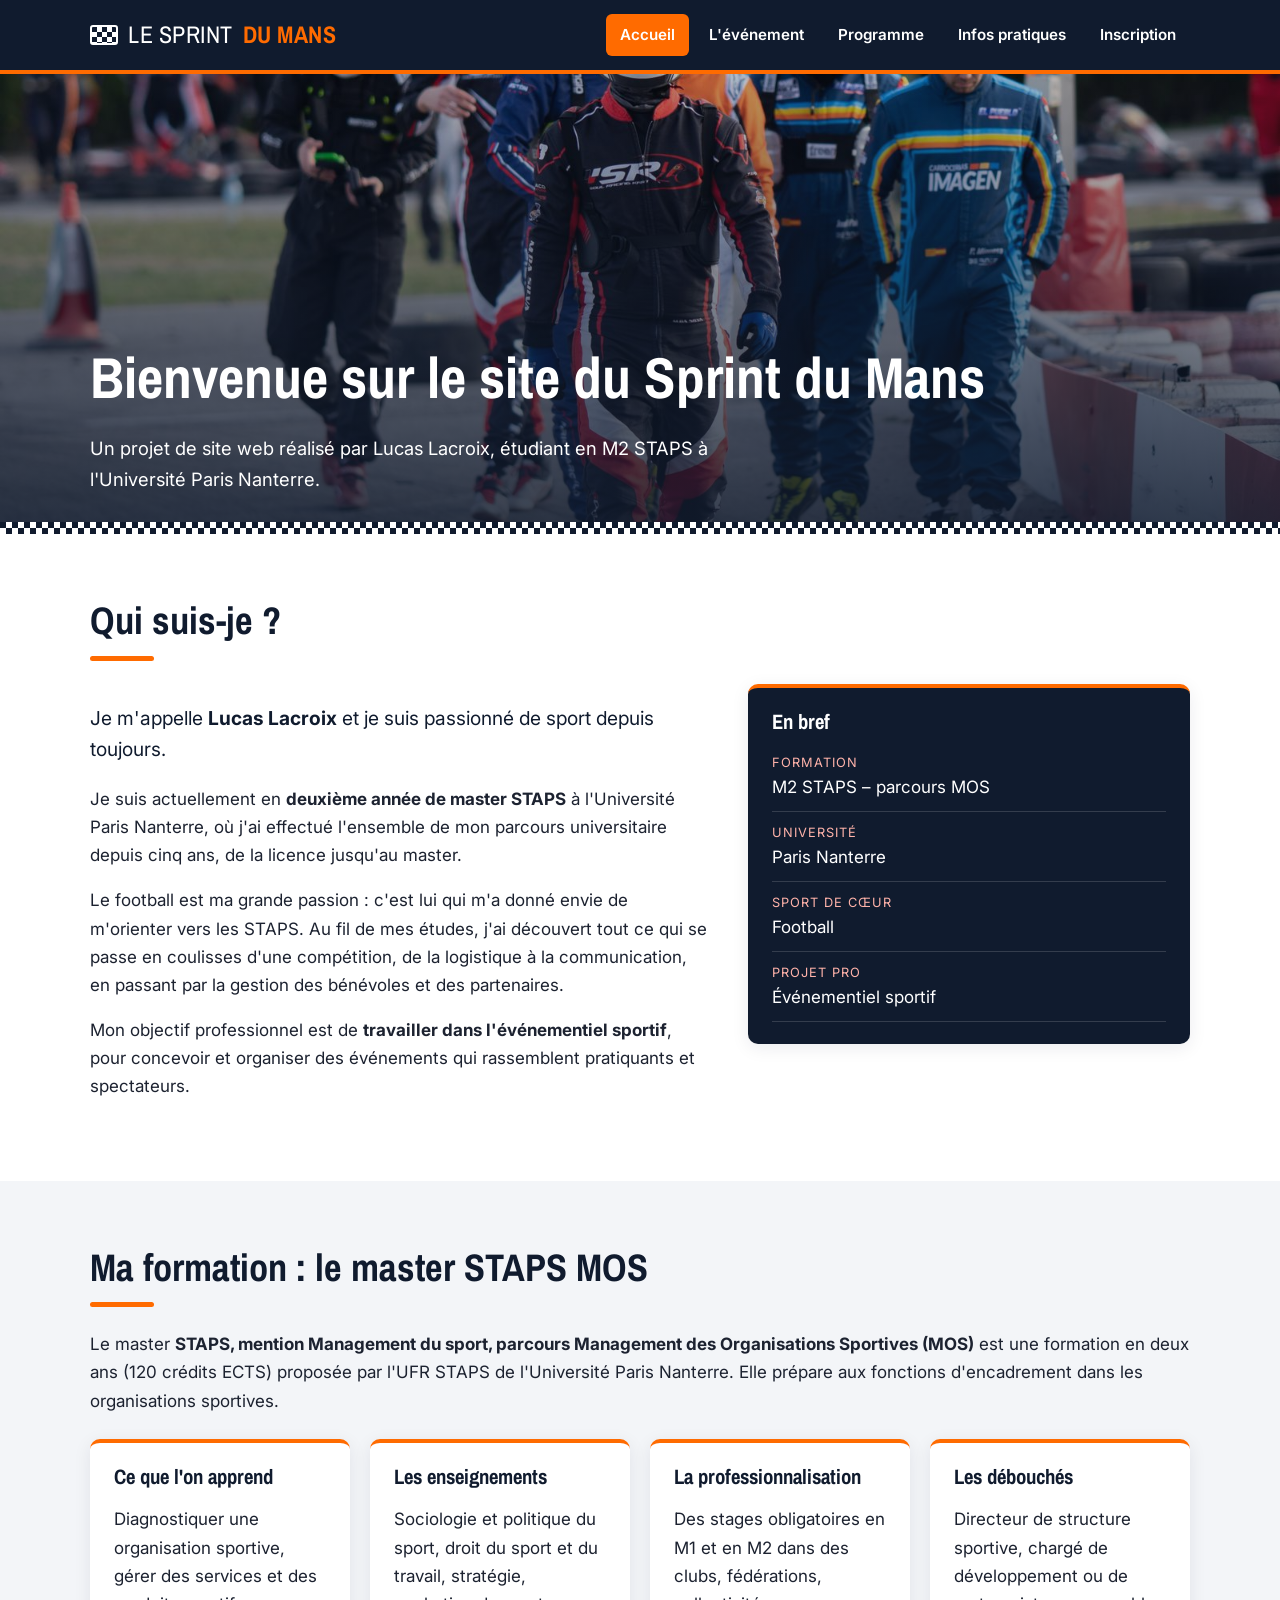
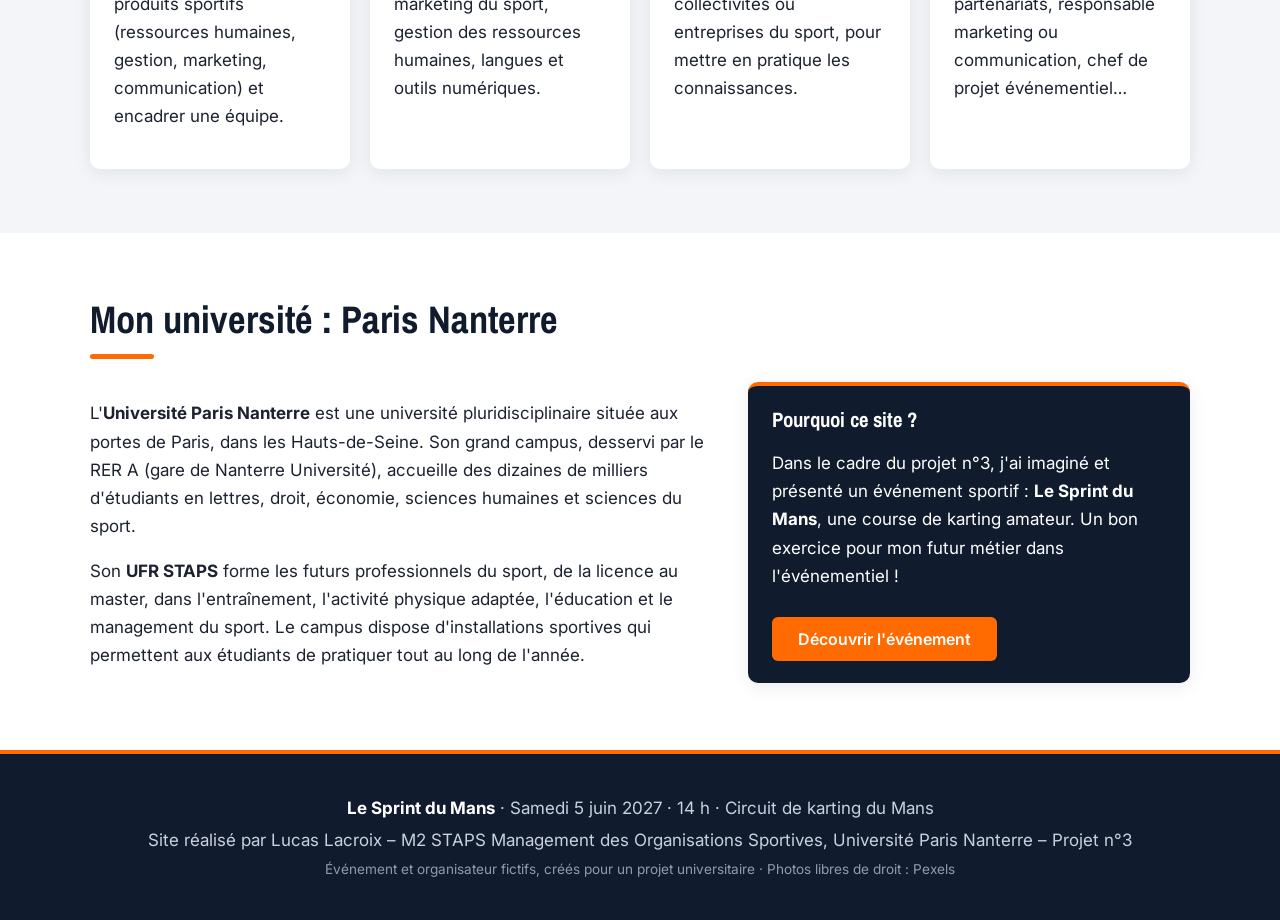
<file: index.html>
<!DOCTYPE html>
<html lang="fr">
<head>
  <meta charset="UTF-8">
  <meta name="viewport" content="width=device-width, initial-scale=1.0">
  <title>Accueil – Le Sprint du Mans</title>
  <meta name="description" content="Le Sprint du Mans : course de karting amateur au Mans le samedi 5 juin 2027. Site réalisé par Lucas Lacroix, M2 STAPS MOS, Université Paris Nanterre.">
  <link rel="stylesheet" href="style.css">
</head>
<body>
  <header class="entete">
    <div class="conteneur entete-contenu">
      <a class="logo" href="index.html"><span class="logo-drapeau" aria-hidden="true"></span>Le Sprint <strong>du Mans</strong></a>
      <input type="checkbox" id="menu-toggle" class="menu-toggle">
      <label for="menu-toggle" class="menu-bouton" aria-label="Ouvrir ou fermer le menu"><span></span><span></span><span></span></label>
      <nav class="menu" aria-label="Navigation principale">
        <ul>
          <li><a href="index.html" class="actif" aria-current="page">Accueil</a></li>
          <li><a href="evenement.html">L'événement</a></li>
          <li><a href="programme.html">Programme</a></li>
          <li><a href="infos-pratiques.html">Infos pratiques</a></li>
          <li><a href="inscription.html">Inscription</a></li>
        </ul>
      </nav>
    </div>
  </header>

  <main>
    <section class="bandeau bandeau-course bandeau-accueil">
      <div class="conteneur bandeau-contenu">
        <h1>Bienvenue sur le site du Sprint du Mans</h1>
        <p>Un projet de site web réalisé par Lucas Lacroix, étudiant en M2 STAPS à l'Université Paris Nanterre.</p>
      </div>
    </section>
    <section class="section conteneur">
      <h2>Qui suis-je ?</h2>
      <div class="deux-colonnes">
        <div>
          <p class="chapeau">Je m'appelle <strong>Lucas Lacroix</strong> et je suis passionné de sport depuis toujours.</p>
          <p>Je suis actuellement en <strong>deuxième année de master STAPS</strong> à l'Université Paris Nanterre, où j'ai effectué l'ensemble de mon parcours universitaire depuis cinq ans, de la licence jusqu'au master.</p>
          <p>Le football est ma grande passion : c'est lui qui m'a donné envie de m'orienter vers les STAPS. Au fil de mes études, j'ai découvert tout ce qui se passe en coulisses d'une compétition, de la logistique à la communication, en passant par la gestion des bénévoles et des partenaires.</p>
          <p>Mon objectif professionnel est de <strong>travailler dans l'événementiel sportif</strong>, pour concevoir et organiser des événements qui rassemblent pratiquants et spectateurs.</p>
        </div>
        <aside class="carte carte-profil">
          <h3>En bref</h3>
          <ul class="liste-infos">
            <li><span>Formation</span> M2 STAPS – parcours MOS</li>
            <li><span>Université</span> Paris Nanterre</li>
            <li><span>Sport de cœur</span> Football</li>
            <li><span>Projet pro</span> Événementiel sportif</li>
          </ul>
        </aside>
      </div>
    </section>

    <section class="section section-claire">
      <div class="conteneur">
        <h2>Ma formation : le master STAPS MOS</h2>
        <p>Le master <strong>STAPS, mention Management du sport, parcours Management des Organisations Sportives (MOS)</strong> est une formation en deux ans (120 crédits ECTS) proposée par l'UFR STAPS de l'Université Paris Nanterre. Elle prépare aux fonctions d'encadrement dans les organisations sportives.</p>
        <div class="grille-cartes">
          <article class="carte">
            <h3>Ce que l'on apprend</h3>
            <p>Diagnostiquer une organisation sportive, gérer des services et des produits sportifs (ressources humaines, gestion, marketing, communication) et encadrer une équipe.</p>
          </article>
          <article class="carte">
            <h3>Les enseignements</h3>
            <p>Sociologie et politique du sport, droit du sport et du travail, stratégie, marketing du sport, gestion des ressources humaines, langues et outils numériques.</p>
          </article>
          <article class="carte">
            <h3>La professionnalisation</h3>
            <p>Des stages obligatoires en M1 et en M2 dans des clubs, fédérations, collectivités ou entreprises du sport, pour mettre en pratique les connaissances.</p>
          </article>
          <article class="carte">
            <h3>Les débouchés</h3>
            <p>Directeur de structure sportive, chargé de développement ou de partenariats, responsable marketing ou communication, chef de projet événementiel…</p>
          </article>
        </div>
      </div>
    </section>

    <section class="section conteneur">
      <h2>Mon université : Paris Nanterre</h2>
      <div class="deux-colonnes">
        <div>
          <p>L'<strong>Université Paris Nanterre</strong> est une université pluridisciplinaire située aux portes de Paris, dans les Hauts-de-Seine. Son grand campus, desservi par le RER A (gare de Nanterre Université), accueille des dizaines de milliers d'étudiants en lettres, droit, économie, sciences humaines et sciences du sport.</p>
          <p>Son <strong>UFR STAPS</strong> forme les futurs professionnels du sport, de la licence au master, dans l'entraînement, l'activité physique adaptée, l'éducation et le management du sport. Le campus dispose d'installations sportives qui permettent aux étudiants de pratiquer tout au long de l'année.</p>
        </div>
        <aside class="carte carte-accent">
          <h3>Pourquoi ce site ?</h3>
          <p>Dans le cadre du projet n°3, j'ai imaginé et présenté un événement sportif : <strong>Le Sprint du Mans</strong>, une course de karting amateur. Un bon exercice pour mon futur métier dans l'événementiel !</p>
          <a class="bouton" href="evenement.html">Découvrir l'événement</a>
        </aside>
      </div>
    </section>

  </main>

  <footer class="pied">
    <div class="conteneur">
      <p><strong>Le Sprint du Mans</strong> · Samedi 5 juin 2027 · 14 h · Circuit de karting du Mans</p>
      <p>Site réalisé par Lucas Lacroix – M2 STAPS Management des Organisations Sportives, Université Paris Nanterre – Projet n°3</p>
      <p class="petit">Événement et organisateur fictifs, créés pour un projet universitaire · Photos libres de droit : Pexels</p>
    </div>
  </footer>
</body>
</html>
</file>
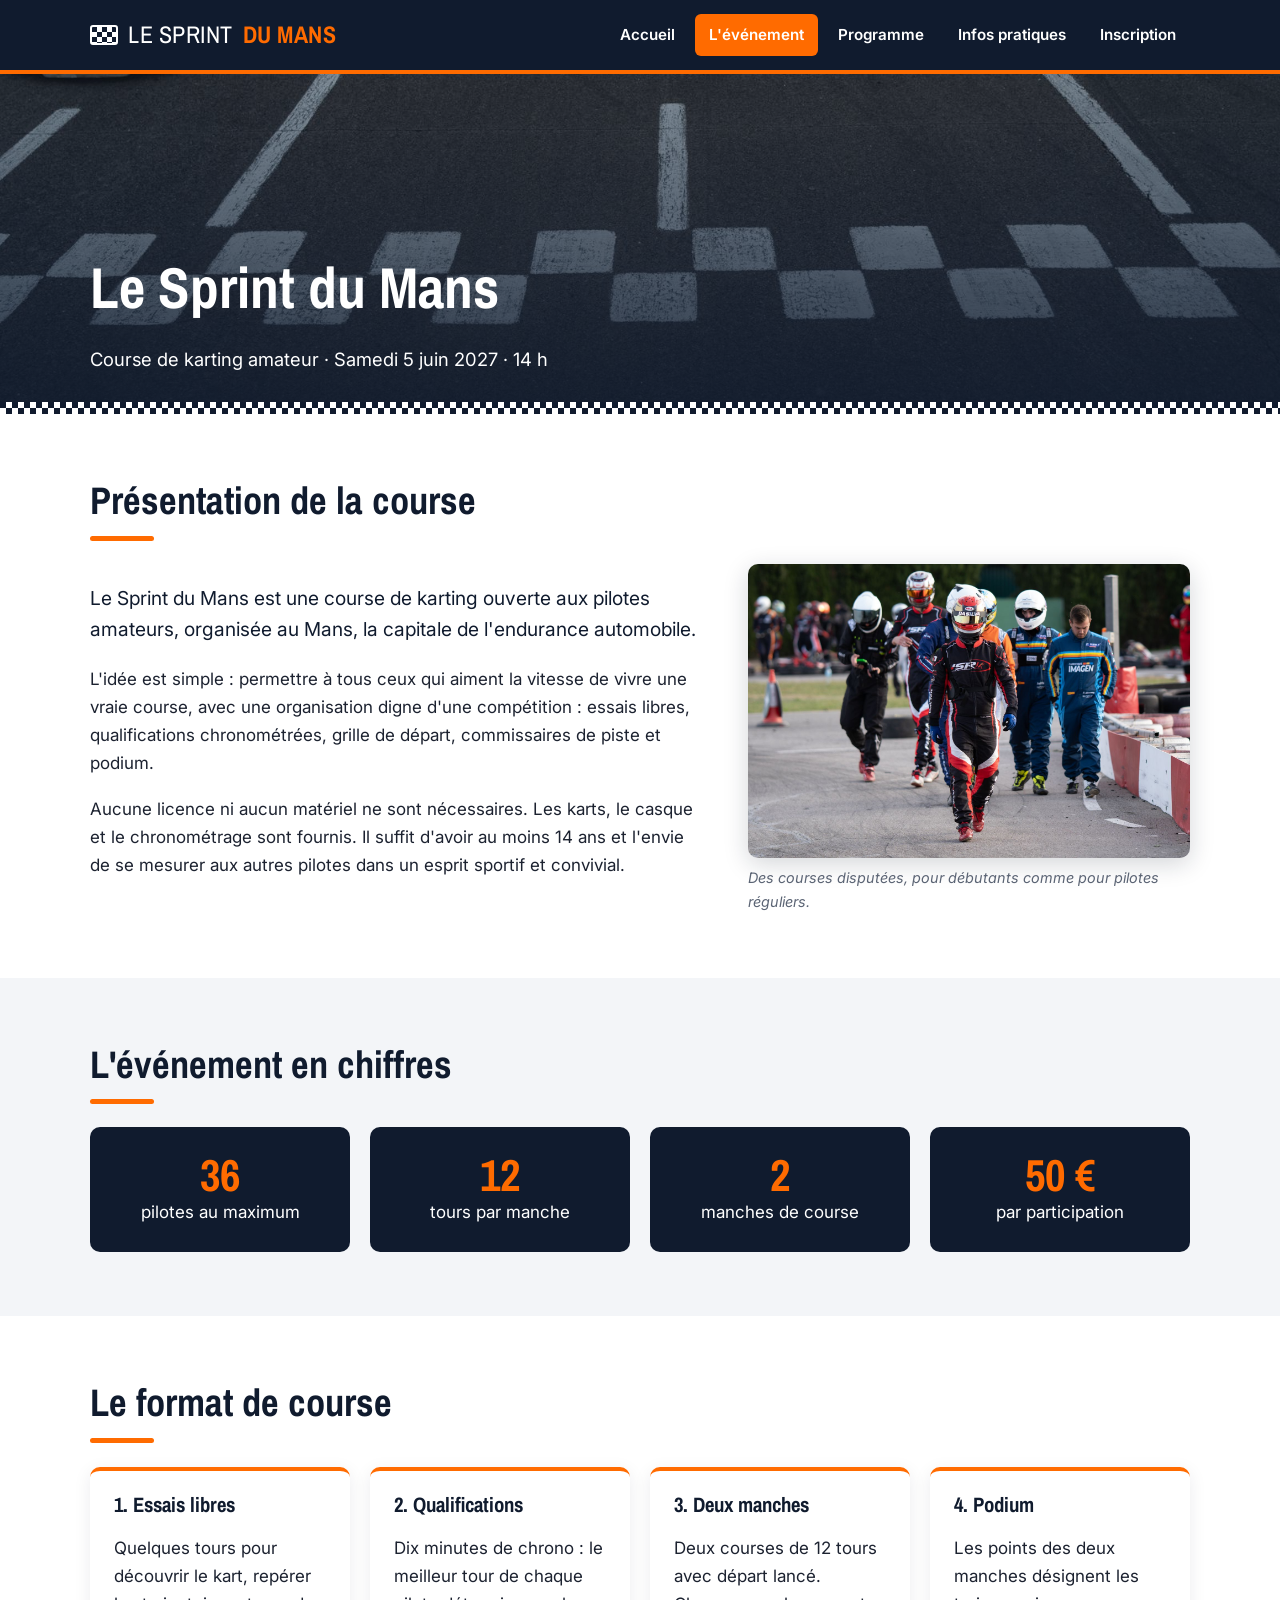
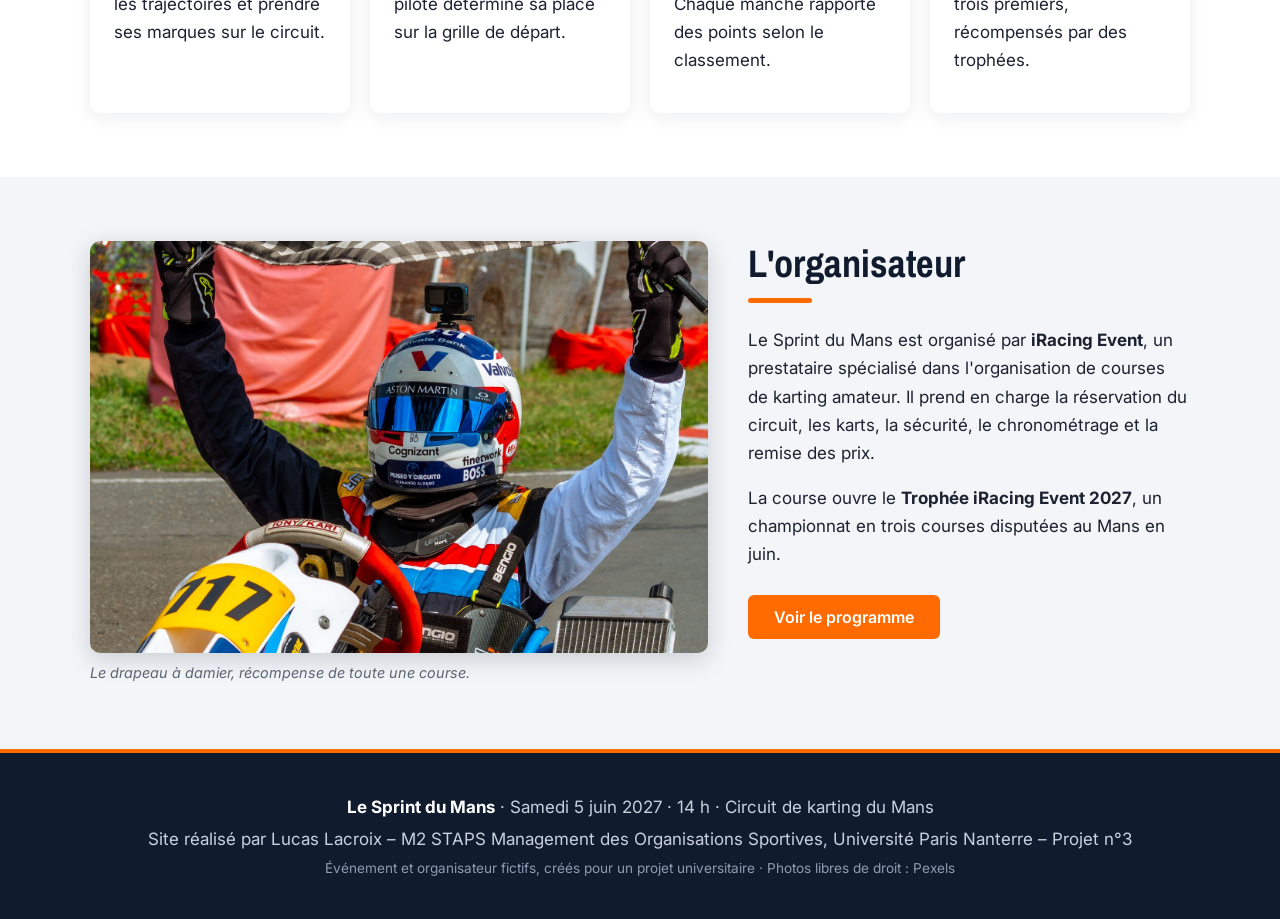
<file: evenement.html>
<!DOCTYPE html>
<html lang="fr">
<head>
  <meta charset="UTF-8">
  <meta name="viewport" content="width=device-width, initial-scale=1.0">
  <title>L'événement – Le Sprint du Mans</title>
  <meta name="description" content="Le Sprint du Mans : course de karting amateur au Mans le samedi 5 juin 2027. Site réalisé par Lucas Lacroix, M2 STAPS MOS, Université Paris Nanterre.">
  <link rel="stylesheet" href="style.css">
</head>
<body>
  <header class="entete">
    <div class="conteneur entete-contenu">
      <a class="logo" href="index.html"><span class="logo-drapeau" aria-hidden="true"></span>Le Sprint <strong>du Mans</strong></a>
      <input type="checkbox" id="menu-toggle" class="menu-toggle">
      <label for="menu-toggle" class="menu-bouton" aria-label="Ouvrir ou fermer le menu"><span></span><span></span><span></span></label>
      <nav class="menu" aria-label="Navigation principale">
        <ul>
          <li><a href="index.html">Accueil</a></li>
          <li><a href="evenement.html" class="actif" aria-current="page">L'événement</a></li>
          <li><a href="programme.html">Programme</a></li>
          <li><a href="infos-pratiques.html">Infos pratiques</a></li>
          <li><a href="inscription.html">Inscription</a></li>
        </ul>
      </nav>
    </div>
  </header>

  <main>
    <section class="bandeau bandeau-depart ">
      <div class="conteneur bandeau-contenu">
        <h1>Le Sprint du Mans</h1>
        <p>Course de karting amateur · Samedi 5 juin 2027 · 14 h</p>
      </div>
    </section>
    <section class="section conteneur">
      <h2>Présentation de la course</h2>
      <div class="deux-colonnes">
        <div>
          <p class="chapeau">Le Sprint du Mans est une course de karting ouverte aux pilotes amateurs, organisée au Mans, la capitale de l'endurance automobile.</p>
          <p>L'idée est simple : permettre à tous ceux qui aiment la vitesse de vivre une vraie course, avec une organisation digne d'une compétition : essais libres, qualifications chronométrées, grille de départ, commissaires de piste et podium.</p>
          <p>Aucune licence ni aucun matériel ne sont nécessaires. Les karts, le casque et le chronométrage sont fournis. Il suffit d'avoir au moins 14 ans et l'envie de se mesurer aux autres pilotes dans un esprit sportif et convivial.</p>
        </div>
        <figure class="photo">
          <img src="images/karting-course.jpg" alt="Pilotes de karting en pleine course sur la piste">
          <figcaption>Des courses disputées, pour débutants comme pour pilotes réguliers.</figcaption>
        </figure>
      </div>
    </section>

    <section class="section section-claire">
      <div class="conteneur">
        <h2>L'événement en chiffres</h2>
        <div class="chiffres">
          <div class="chiffre"><strong>36</strong><span>pilotes au maximum</span></div>
          <div class="chiffre"><strong>12</strong><span>tours par manche</span></div>
          <div class="chiffre"><strong>2</strong><span>manches de course</span></div>
          <div class="chiffre"><strong>50 €</strong><span>par participation</span></div>
        </div>
      </div>
    </section>

    <section class="section conteneur">
      <h2>Le format de course</h2>
      <div class="grille-cartes">
        <article class="carte"><h3>1. Essais libres</h3><p>Quelques tours pour découvrir le kart, repérer les trajectoires et prendre ses marques sur le circuit.</p></article>
        <article class="carte"><h3>2. Qualifications</h3><p>Dix minutes de chrono : le meilleur tour de chaque pilote détermine sa place sur la grille de départ.</p></article>
        <article class="carte"><h3>3. Deux manches</h3><p>Deux courses de 12 tours avec départ lancé. Chaque manche rapporte des points selon le classement.</p></article>
        <article class="carte"><h3>4. Podium</h3><p>Les points des deux manches désignent les trois premiers, récompensés par des trophées.</p></article>
      </div>
    </section>

    <section class="section section-claire">
      <div class="conteneur deux-colonnes">
        <figure class="photo">
          <img src="images/karting-podium.jpg" alt="Pilote de kart célébrant sa victoire avec le drapeau à damier">
          <figcaption>Le drapeau à damier, récompense de toute une course.</figcaption>
        </figure>
        <div>
          <h2>L'organisateur</h2>
          <p>Le Sprint du Mans est organisé par <strong>iRacing Event</strong>, un prestataire spécialisé dans l'organisation de courses de karting amateur. Il prend en charge la réservation du circuit, les karts, la sécurité, le chronométrage et la remise des prix.</p>
          <p>La course ouvre le <strong>Trophée iRacing Event 2027</strong>, un championnat en trois courses disputées au Mans en juin.</p>
          <a class="bouton" href="programme.html">Voir le programme</a>
        </div>
      </div>
    </section>

  </main>

  <footer class="pied">
    <div class="conteneur">
      <p><strong>Le Sprint du Mans</strong> · Samedi 5 juin 2027 · 14 h · Circuit de karting du Mans</p>
      <p>Site réalisé par Lucas Lacroix – M2 STAPS Management des Organisations Sportives, Université Paris Nanterre – Projet n°3</p>
      <p class="petit">Événement et organisateur fictifs, créés pour un projet universitaire · Photos libres de droit : Pexels</p>
    </div>
  </footer>
</body>
</html>
</file>
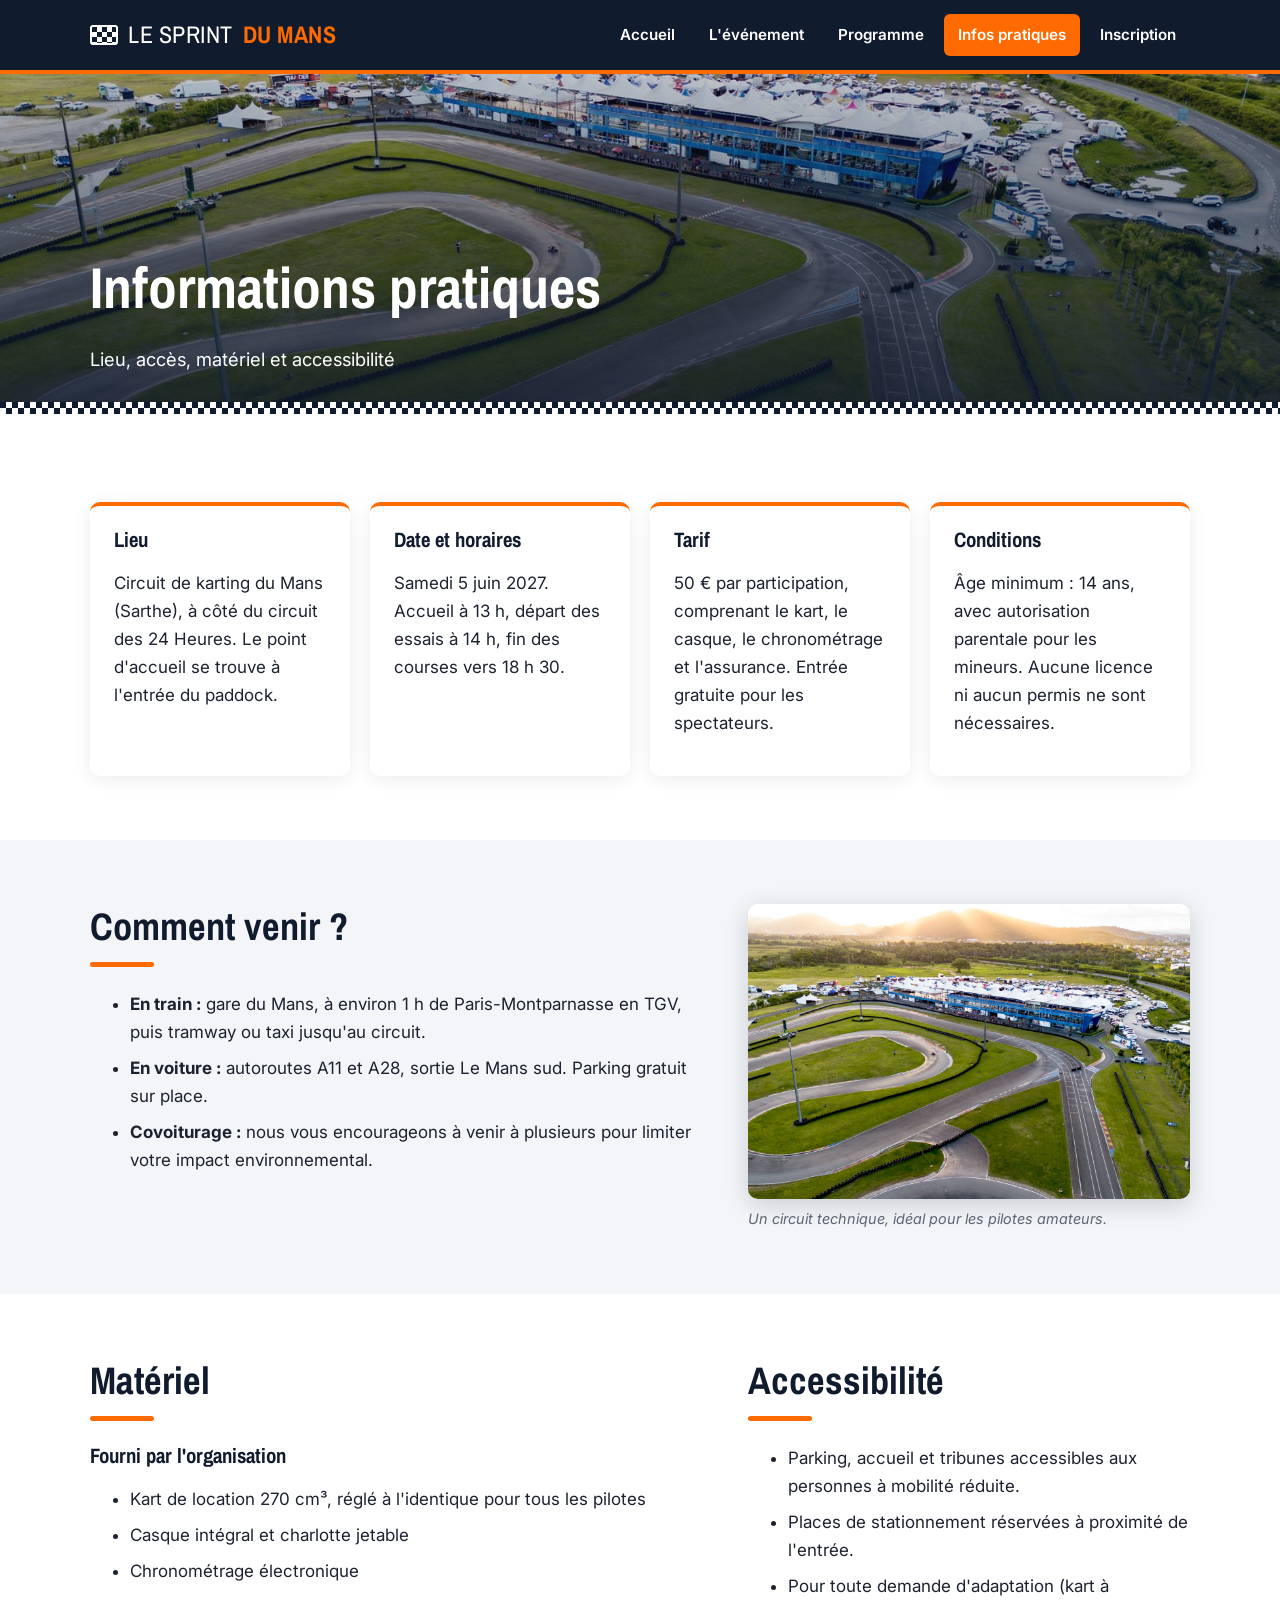
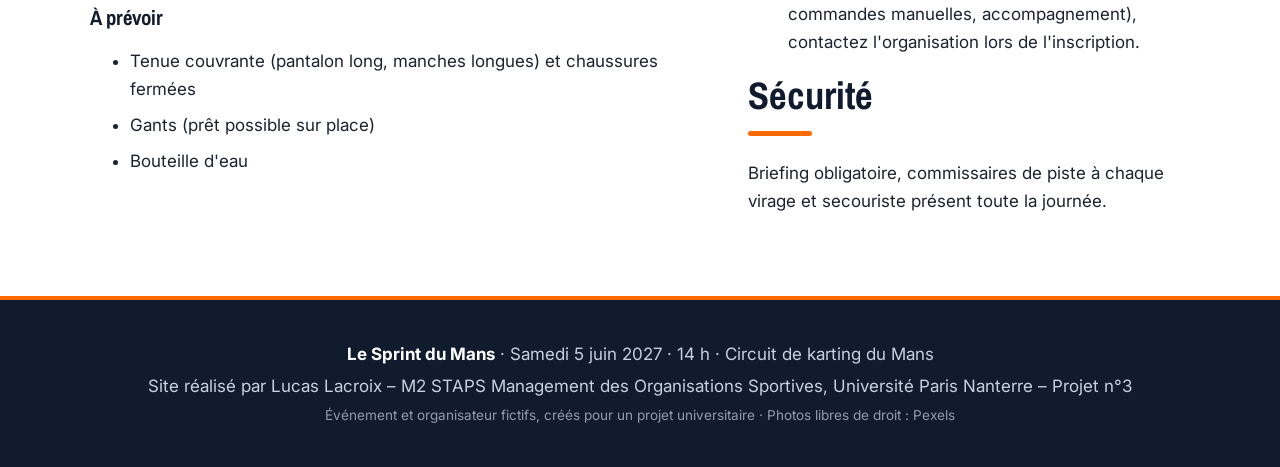
<file: infos-pratiques.html>
<!DOCTYPE html>
<html lang="fr">
<head>
  <meta charset="UTF-8">
  <meta name="viewport" content="width=device-width, initial-scale=1.0">
  <title>Infos pratiques – Le Sprint du Mans</title>
  <meta name="description" content="Le Sprint du Mans : course de karting amateur au Mans le samedi 5 juin 2027. Site réalisé par Lucas Lacroix, M2 STAPS MOS, Université Paris Nanterre.">
  <link rel="stylesheet" href="style.css">
</head>
<body>
  <header class="entete">
    <div class="conteneur entete-contenu">
      <a class="logo" href="index.html"><span class="logo-drapeau" aria-hidden="true"></span>Le Sprint <strong>du Mans</strong></a>
      <input type="checkbox" id="menu-toggle" class="menu-toggle">
      <label for="menu-toggle" class="menu-bouton" aria-label="Ouvrir ou fermer le menu"><span></span><span></span><span></span></label>
      <nav class="menu" aria-label="Navigation principale">
        <ul>
          <li><a href="index.html">Accueil</a></li>
          <li><a href="evenement.html">L'événement</a></li>
          <li><a href="programme.html">Programme</a></li>
          <li><a href="infos-pratiques.html" class="actif" aria-current="page">Infos pratiques</a></li>
          <li><a href="inscription.html">Inscription</a></li>
        </ul>
      </nav>
    </div>
  </header>

  <main>
    <section class="bandeau bandeau-circuit ">
      <div class="conteneur bandeau-contenu">
        <h1>Informations pratiques</h1>
        <p>Lieu, accès, matériel et accessibilité</p>
      </div>
    </section>
    <section class="section conteneur">
      <div class="grille-cartes">
        <article class="carte">
          <h3>Lieu</h3>
          <p>Circuit de karting du Mans (Sarthe), à côté du circuit des 24 Heures. Le point d'accueil se trouve à l'entrée du paddock.</p>
        </article>
        <article class="carte">
          <h3>Date et horaires</h3>
          <p>Samedi 5 juin 2027. Accueil à 13 h, départ des essais à 14 h, fin des courses vers 18 h 30.</p>
        </article>
        <article class="carte">
          <h3>Tarif</h3>
          <p>50 € par participation, comprenant le kart, le casque, le chronométrage et l'assurance. Entrée gratuite pour les spectateurs.</p>
        </article>
        <article class="carte">
          <h3>Conditions</h3>
          <p>Âge minimum : 14 ans, avec autorisation parentale pour les mineurs. Aucune licence ni aucun permis ne sont nécessaires.</p>
        </article>
      </div>
    </section>

    <section class="section section-claire">
      <div class="conteneur deux-colonnes">
        <div>
          <h2>Comment venir ?</h2>
          <ul class="liste">
            <li><strong>En train :</strong> gare du Mans, à environ 1 h de Paris-Montparnasse en TGV, puis tramway ou taxi jusqu'au circuit.</li>
            <li><strong>En voiture :</strong> autoroutes A11 et A28, sortie Le Mans sud. Parking gratuit sur place.</li>
            <li><strong>Covoiturage :</strong> nous vous encourageons à venir à plusieurs pour limiter votre impact environnemental.</li>
          </ul>
        </div>
        <figure class="photo">
          <img src="images/karting-circuit.jpg" alt="Vue aérienne d'un circuit de karting au coucher du soleil">
          <figcaption>Un circuit technique, idéal pour les pilotes amateurs.</figcaption>
        </figure>
      </div>
    </section>

    <section class="section conteneur">
      <div class="deux-colonnes">
        <div>
          <h2>Matériel</h2>
          <h3>Fourni par l'organisation</h3>
          <ul class="liste">
            <li>Kart de location 270 cm³, réglé à l'identique pour tous les pilotes</li>
            <li>Casque intégral et charlotte jetable</li>
            <li>Chronométrage électronique</li>
          </ul>
          <h3>À prévoir</h3>
          <ul class="liste">
            <li>Tenue couvrante (pantalon long, manches longues) et chaussures fermées</li>
            <li>Gants (prêt possible sur place)</li>
            <li>Bouteille d'eau</li>
          </ul>
        </div>
        <div>
          <h2>Accessibilité</h2>
          <ul class="liste">
            <li>Parking, accueil et tribunes accessibles aux personnes à mobilité réduite.</li>
            <li>Places de stationnement réservées à proximité de l'entrée.</li>
            <li>Pour toute demande d'adaptation (kart à commandes manuelles, accompagnement), contactez l'organisation lors de l'inscription.</li>
          </ul>
          <h2>Sécurité</h2>
          <p>Briefing obligatoire, commissaires de piste à chaque virage et secouriste présent toute la journée.</p>
        </div>
      </div>
    </section>

  </main>

  <footer class="pied">
    <div class="conteneur">
      <p><strong>Le Sprint du Mans</strong> · Samedi 5 juin 2027 · 14 h · Circuit de karting du Mans</p>
      <p>Site réalisé par Lucas Lacroix – M2 STAPS Management des Organisations Sportives, Université Paris Nanterre – Projet n°3</p>
      <p class="petit">Événement et organisateur fictifs, créés pour un projet universitaire · Photos libres de droit : Pexels</p>
    </div>
  </footer>
</body>
</html>
</file>
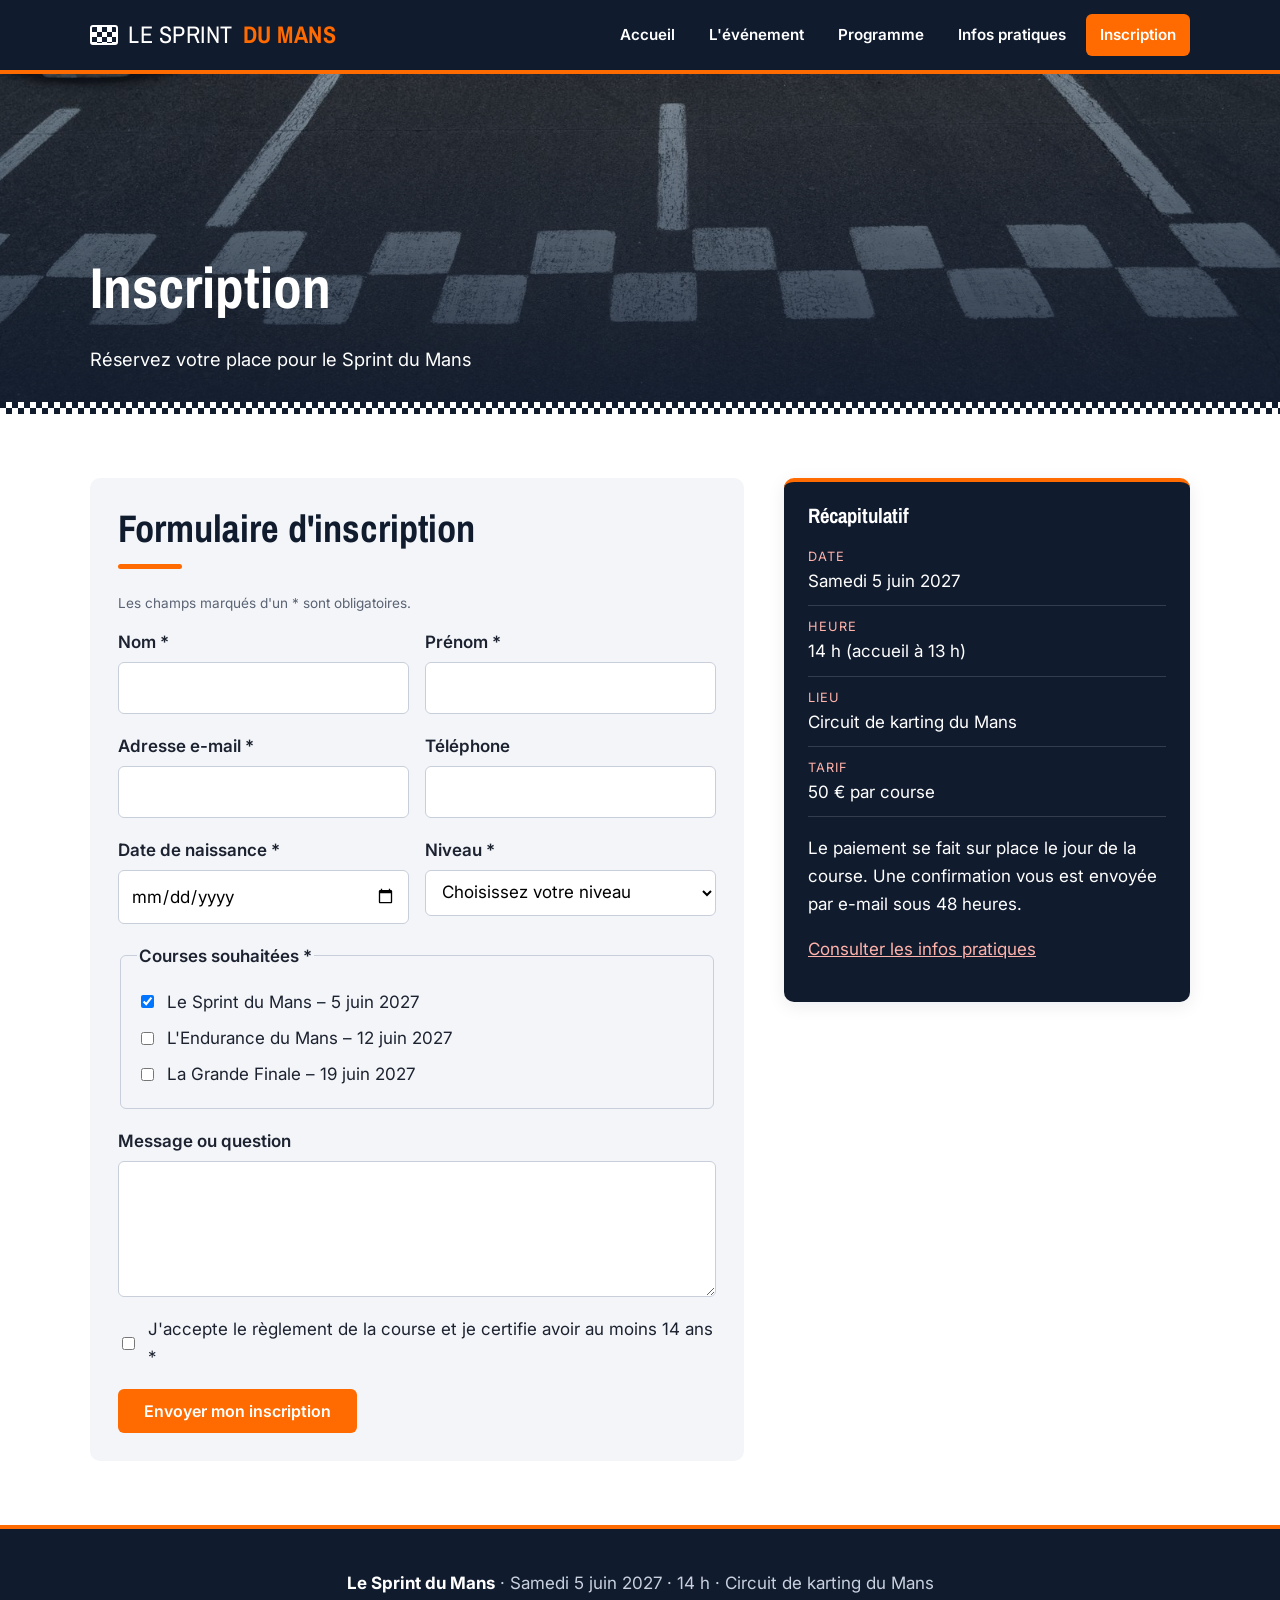
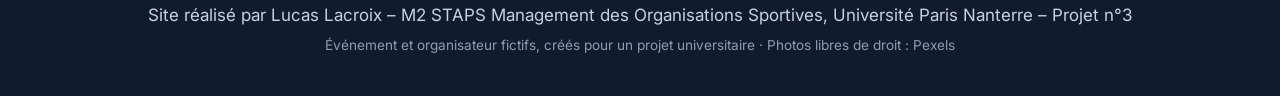
<file: inscription.html>
<!DOCTYPE html>
<html lang="fr">
<head>
  <meta charset="UTF-8">
  <meta name="viewport" content="width=device-width, initial-scale=1.0">
  <title>Inscription – Le Sprint du Mans</title>
  <meta name="description" content="Le Sprint du Mans : course de karting amateur au Mans le samedi 5 juin 2027. Site réalisé par Lucas Lacroix, M2 STAPS MOS, Université Paris Nanterre.">
  <link rel="stylesheet" href="style.css">
</head>
<body>
  <header class="entete">
    <div class="conteneur entete-contenu">
      <a class="logo" href="index.html"><span class="logo-drapeau" aria-hidden="true"></span>Le Sprint <strong>du Mans</strong></a>
      <input type="checkbox" id="menu-toggle" class="menu-toggle">
      <label for="menu-toggle" class="menu-bouton" aria-label="Ouvrir ou fermer le menu"><span></span><span></span><span></span></label>
      <nav class="menu" aria-label="Navigation principale">
        <ul>
          <li><a href="index.html">Accueil</a></li>
          <li><a href="evenement.html">L'événement</a></li>
          <li><a href="programme.html">Programme</a></li>
          <li><a href="infos-pratiques.html">Infos pratiques</a></li>
          <li><a href="inscription.html" class="actif" aria-current="page">Inscription</a></li>
        </ul>
      </nav>
    </div>
  </header>

  <main>
    <section class="bandeau bandeau-depart ">
      <div class="conteneur bandeau-contenu">
        <h1>Inscription</h1>
        <p>Réservez votre place pour le Sprint du Mans</p>
      </div>
    </section>
    <section class="section conteneur">
      <div class="deux-colonnes colonnes-formulaire">
        <form class="formulaire" action="#" method="post">
          <h2>Formulaire d'inscription</h2>
          <p class="petit">Les champs marqués d'un * sont obligatoires.</p>

          <div class="champ-double">
            <div class="champ">
              <label for="nom">Nom *</label>
              <input type="text" id="nom" name="nom" required>
            </div>
            <div class="champ">
              <label for="prenom">Prénom *</label>
              <input type="text" id="prenom" name="prenom" required>
            </div>
          </div>

          <div class="champ-double">
            <div class="champ">
              <label for="email">Adresse e-mail *</label>
              <input type="email" id="email" name="email" required>
            </div>
            <div class="champ">
              <label for="telephone">Téléphone</label>
              <input type="tel" id="telephone" name="telephone">
            </div>
          </div>

          <div class="champ-double">
            <div class="champ">
              <label for="naissance">Date de naissance *</label>
              <input type="date" id="naissance" name="naissance" required>
            </div>
            <div class="champ">
              <label for="niveau">Niveau *</label>
              <select id="niveau" name="niveau" required>
                <option value="">Choisissez votre niveau</option>
                <option value="debutant">Débutant (première course)</option>
                <option value="occasionnel">Occasionnel</option>
                <option value="confirme">Confirmé</option>
              </select>
            </div>
          </div>

          <fieldset class="champ">
            <legend>Courses souhaitées *</legend>
            <label class="case"><input type="checkbox" name="courses" value="sprint" checked> Le Sprint du Mans – 5 juin 2027</label>
            <label class="case"><input type="checkbox" name="courses" value="endurance"> L'Endurance du Mans – 12 juin 2027</label>
            <label class="case"><input type="checkbox" name="courses" value="finale"> La Grande Finale – 19 juin 2027</label>
          </fieldset>

          <div class="champ">
            <label for="message">Message ou question</label>
            <textarea id="message" name="message" rows="4"></textarea>
          </div>

          <label class="case"><input type="checkbox" name="reglement" required> J'accepte le règlement de la course et je certifie avoir au moins 14 ans *</label>

          <button type="submit" class="bouton">Envoyer mon inscription</button>
        </form>

        <aside class="carte carte-accent">
          <h3>Récapitulatif</h3>
          <ul class="liste-infos">
            <li><span>Date</span> Samedi 5 juin 2027</li>
            <li><span>Heure</span> 14 h (accueil à 13 h)</li>
            <li><span>Lieu</span> Circuit de karting du Mans</li>
            <li><span>Tarif</span> 50 € par course</li>
          </ul>
          <p>Le paiement se fait sur place le jour de la course. Une confirmation vous est envoyée par e-mail sous 48 heures.</p>
          <p><a href="infos-pratiques.html">Consulter les infos pratiques</a></p>
        </aside>
      </div>
    </section>

  </main>

  <footer class="pied">
    <div class="conteneur">
      <p><strong>Le Sprint du Mans</strong> · Samedi 5 juin 2027 · 14 h · Circuit de karting du Mans</p>
      <p>Site réalisé par Lucas Lacroix – M2 STAPS Management des Organisations Sportives, Université Paris Nanterre – Projet n°3</p>
      <p class="petit">Événement et organisateur fictifs, créés pour un projet universitaire · Photos libres de droit : Pexels</p>
    </div>
  </footer>
</body>
</html>
</file>
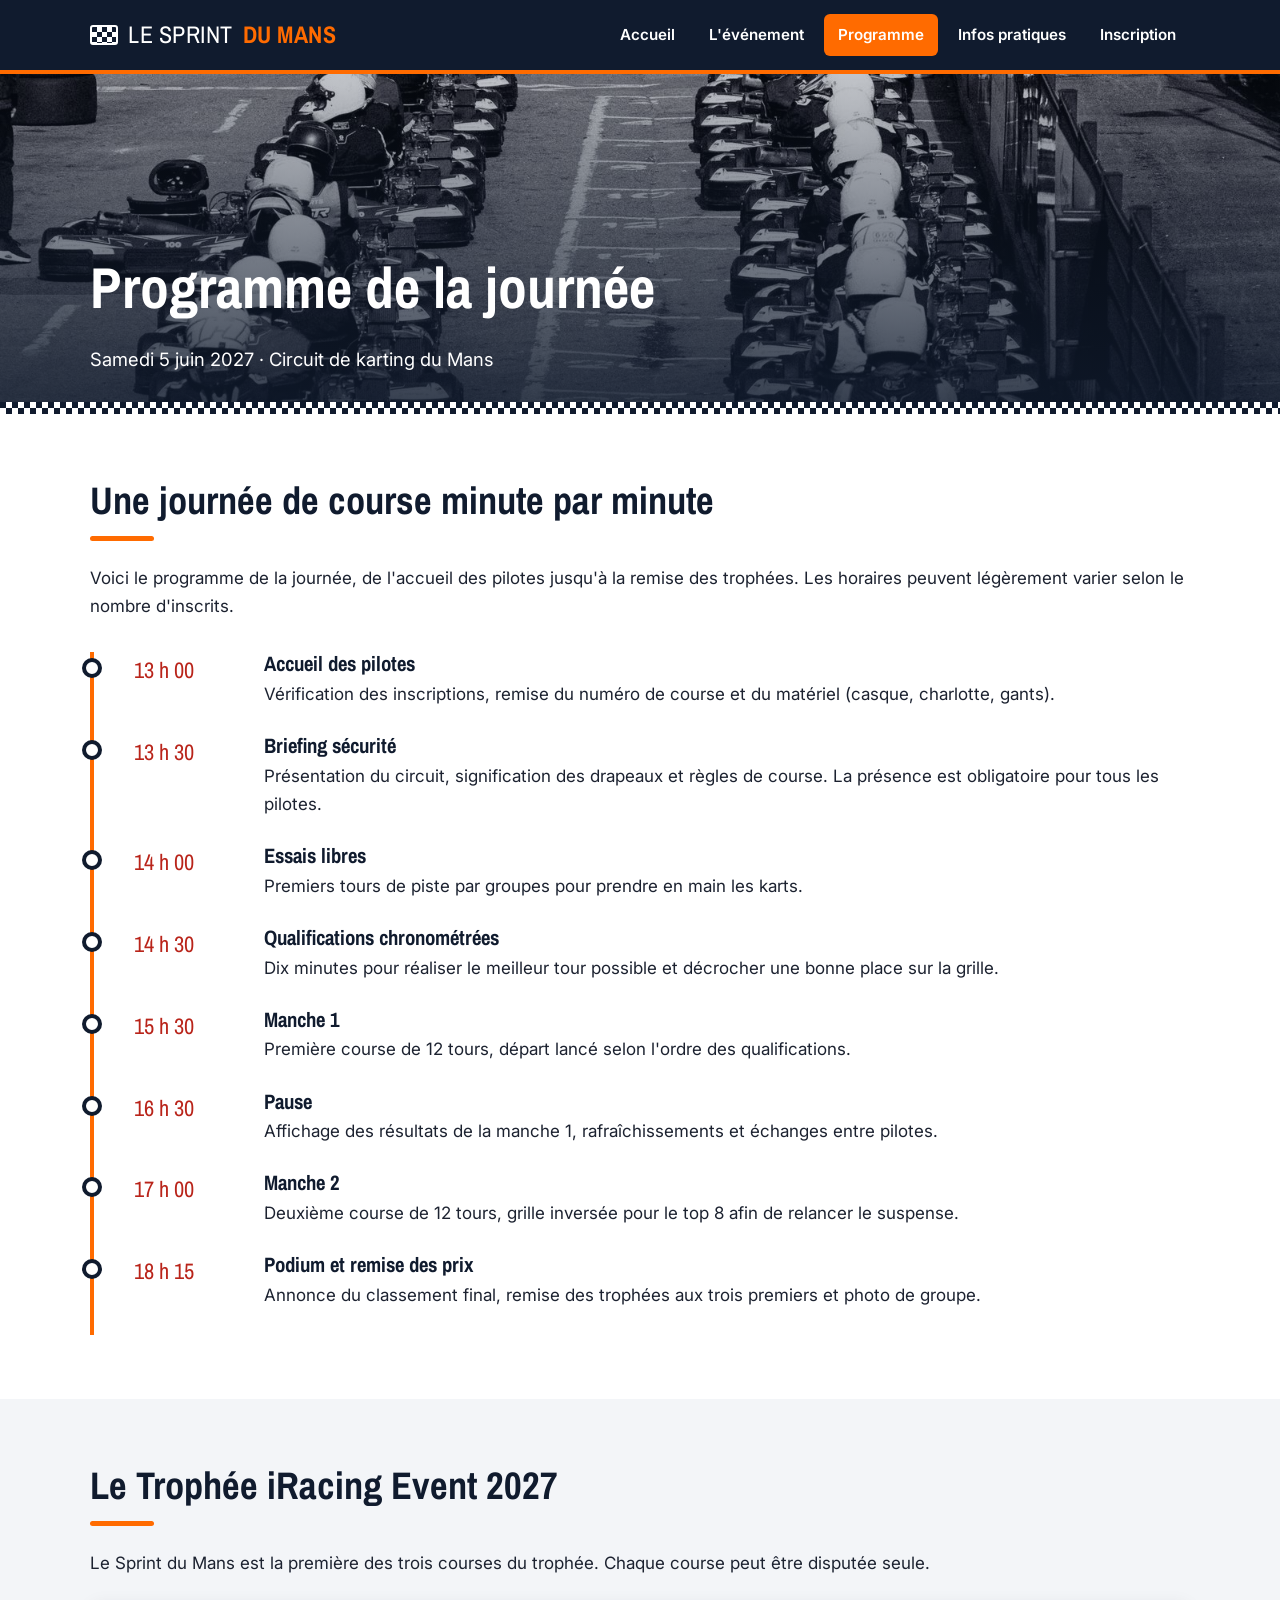
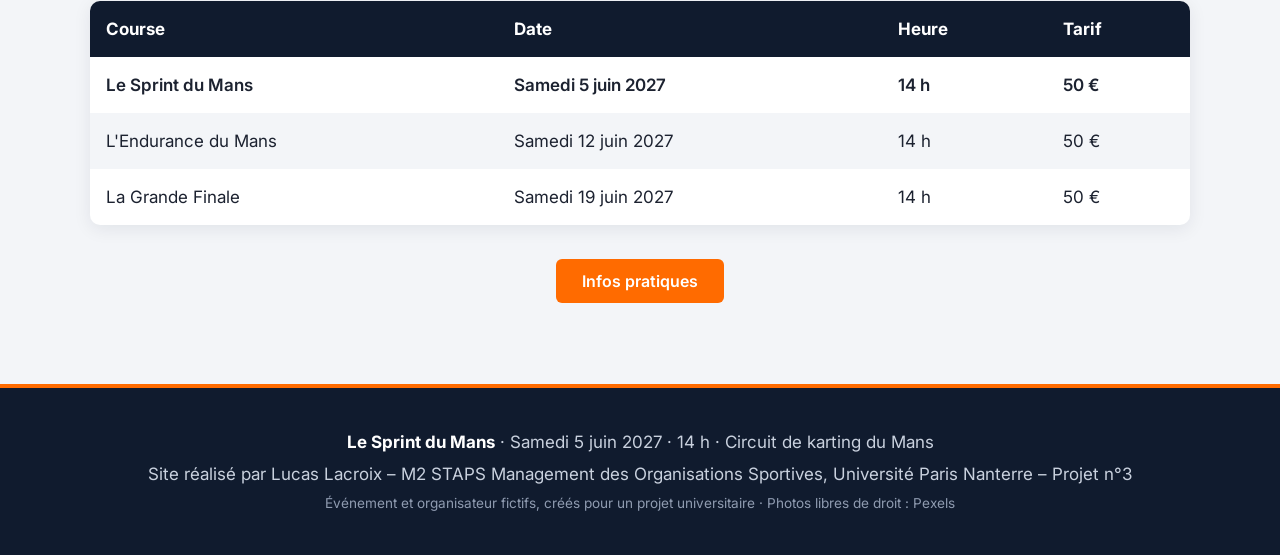
<file: programme.html>
<!DOCTYPE html>
<html lang="fr">
<head>
  <meta charset="UTF-8">
  <meta name="viewport" content="width=device-width, initial-scale=1.0">
  <title>Programme – Le Sprint du Mans</title>
  <meta name="description" content="Le Sprint du Mans : course de karting amateur au Mans le samedi 5 juin 2027. Site réalisé par Lucas Lacroix, M2 STAPS MOS, Université Paris Nanterre.">
  <link rel="stylesheet" href="style.css">
</head>
<body>
  <header class="entete">
    <div class="conteneur entete-contenu">
      <a class="logo" href="index.html"><span class="logo-drapeau" aria-hidden="true"></span>Le Sprint <strong>du Mans</strong></a>
      <input type="checkbox" id="menu-toggle" class="menu-toggle">
      <label for="menu-toggle" class="menu-bouton" aria-label="Ouvrir ou fermer le menu"><span></span><span></span><span></span></label>
      <nav class="menu" aria-label="Navigation principale">
        <ul>
          <li><a href="index.html">Accueil</a></li>
          <li><a href="evenement.html">L'événement</a></li>
          <li><a href="programme.html" class="actif" aria-current="page">Programme</a></li>
          <li><a href="infos-pratiques.html">Infos pratiques</a></li>
          <li><a href="inscription.html">Inscription</a></li>
        </ul>
      </nav>
    </div>
  </header>

  <main>
    <section class="bandeau bandeau-grille ">
      <div class="conteneur bandeau-contenu">
        <h1>Programme de la journée</h1>
        <p>Samedi 5 juin 2027 · Circuit de karting du Mans</p>
      </div>
    </section>
    <section class="section conteneur">
      <h2>Une journée de course minute par minute</h2>
      <p>Voici le programme de la journée, de l'accueil des pilotes jusqu'à la remise des trophées. Les horaires peuvent légèrement varier selon le nombre d'inscrits.</p>
      <ol class="frise">
        <li><span class="heure">13 h 00</span><div><h3>Accueil des pilotes</h3><p>Vérification des inscriptions, remise du numéro de course et du matériel (casque, charlotte, gants).</p></div></li>
        <li><span class="heure">13 h 30</span><div><h3>Briefing sécurité</h3><p>Présentation du circuit, signification des drapeaux et règles de course. La présence est obligatoire pour tous les pilotes.</p></div></li>
        <li><span class="heure">14 h 00</span><div><h3>Essais libres</h3><p>Premiers tours de piste par groupes pour prendre en main les karts.</p></div></li>
        <li><span class="heure">14 h 30</span><div><h3>Qualifications chronométrées</h3><p>Dix minutes pour réaliser le meilleur tour possible et décrocher une bonne place sur la grille.</p></div></li>
        <li><span class="heure">15 h 30</span><div><h3>Manche 1</h3><p>Première course de 12 tours, départ lancé selon l'ordre des qualifications.</p></div></li>
        <li><span class="heure">16 h 30</span><div><h3>Pause</h3><p>Affichage des résultats de la manche 1, rafraîchissements et échanges entre pilotes.</p></div></li>
        <li><span class="heure">17 h 00</span><div><h3>Manche 2</h3><p>Deuxième course de 12 tours, grille inversée pour le top 8 afin de relancer le suspense.</p></div></li>
        <li><span class="heure">18 h 15</span><div><h3>Podium et remise des prix</h3><p>Annonce du classement final, remise des trophées aux trois premiers et photo de groupe.</p></div></li>
      </ol>
    </section>

    <section class="section section-claire">
      <div class="conteneur">
        <h2>Le Trophée iRacing Event 2027</h2>
        <p>Le Sprint du Mans est la première des trois courses du trophée. Chaque course peut être disputée seule.</p>
        <table class="tableau">
          <thead><tr><th>Course</th><th>Date</th><th>Heure</th><th>Tarif</th></tr></thead>
          <tbody>
            <tr><td>Le Sprint du Mans</td><td>Samedi 5 juin 2027</td><td>14 h</td><td>50 €</td></tr>
            <tr><td>L'Endurance du Mans</td><td>Samedi 12 juin 2027</td><td>14 h</td><td>50 €</td></tr>
            <tr><td>La Grande Finale</td><td>Samedi 19 juin 2027</td><td>14 h</td><td>50 €</td></tr>
          </tbody>
        </table>
        <p class="centre"><a class="bouton" href="infos-pratiques.html">Infos pratiques</a></p>
      </div>
    </section>

  </main>

  <footer class="pied">
    <div class="conteneur">
      <p><strong>Le Sprint du Mans</strong> · Samedi 5 juin 2027 · 14 h · Circuit de karting du Mans</p>
      <p>Site réalisé par Lucas Lacroix – M2 STAPS Management des Organisations Sportives, Université Paris Nanterre – Projet n°3</p>
      <p class="petit">Événement et organisateur fictifs, créés pour un projet universitaire · Photos libres de droit : Pexels</p>
    </div>
  </footer>
</body>
</html>
</file>
<file: style.css>
/* =========================================================
   Le Sprint du Mans – feuille de style principale
   Projet n°3 – M2 STAPS MOS – Lucas Lacroix
   ========================================================= */

@import url("https://fonts.googleapis.com/css2?family=Archivo+Narrow:wght@600;700&family=Inter:wght@400;600&display=swap");

/* ---------- Variables (couleurs, tailles) ---------- */
:root {
  --bleu-nuit: #101b2e;
  --bleu: #1d3354;
  --rouge: #ff6b00;
  --rouge-fonce: #b9241a;
  --gris-clair: #f3f5f8;
  --gris: #5b6474;
  --texte: #1c2230;
  --blanc: #ffffff;
  --rayon: 10px;
  --largeur: 1100px;
}

/* ---------- Base ---------- */
*,
*::before,
*::after {
  box-sizing: border-box;
}

html {
  scroll-behavior: smooth;
}

body {
  margin: 0;
  font-family: "Inter", Arial, sans-serif;
  font-size: 17px;
  line-height: 1.65;
  color: var(--texte);
  background: var(--blanc);
}

h1,
h2,
h3 {
  font-family: "Archivo Narrow", "Arial Narrow", Arial, sans-serif;
  line-height: 1.15;
  color: var(--bleu-nuit);
}

h1 { font-size: clamp(2.2rem, 5vw, 3.6rem); margin: 0 0 0.4em; }
h2 { font-size: clamp(1.7rem, 3.2vw, 2.4rem); margin: 0 0 0.6em; }
h3 { font-size: 1.3rem; margin: 1em 0 0.4em; }

h2::after {
  content: "";
  display: block;
  width: 64px;
  height: 5px;
  margin-top: 0.35em;
  background: var(--rouge);
  border-radius: 3px;
}

a { color: var(--rouge-fonce); }
a:hover { color: var(--rouge); }

img {
  max-width: 100%;
  display: block;
}

.conteneur {
  width: min(100% - 32px, var(--largeur));
  margin-inline: auto;
}

.centre { text-align: center; }
.petit { font-size: 0.85rem; color: var(--gris); }

/* ---------- En-tête et menu ---------- */
.entete {
  position: sticky;
  top: 0;
  z-index: 10;
  background: var(--bleu-nuit);
  border-bottom: 4px solid var(--rouge);
}

.entete-contenu {
  display: flex;
  align-items: center;
  justify-content: space-between;
  min-height: 70px;
}

.logo {
  display: flex;
  align-items: center;
  gap: 10px;
  font-family: "Archivo Narrow", Arial, sans-serif;
  font-size: 1.5rem;
  text-transform: uppercase;
  color: var(--blanc);
  text-decoration: none;
  letter-spacing: 0.5px;
}

.logo strong { color: var(--rouge); }
.logo:hover { color: var(--blanc); }

/* petit drapeau à damier dessiné en CSS */
.logo-drapeau {
  width: 28px;
  height: 20px;
  border-radius: 3px;
  background:
    repeating-conic-gradient(var(--blanc) 0 25%, var(--bleu-nuit) 0 50%) 0 0 / 10px 10px;
  border: 2px solid var(--blanc);
}

.menu ul {
  display: flex;
  gap: 6px;
  list-style: none;
  margin: 0;
  padding: 0;
}

.menu a {
  display: block;
  padding: 8px 14px;
  border-radius: 6px;
  color: var(--blanc);
  text-decoration: none;
  font-weight: 600;
  font-size: 0.95rem;
}

.menu a:hover { background: var(--bleu); }
.menu a.actif { background: var(--rouge); }

/* bouton menu (mobile), sans JavaScript */
.menu-toggle { display: none; }

.menu-bouton {
  display: none;
  flex-direction: column;
  gap: 5px;
  cursor: pointer;
  padding: 10px;
}

.menu-bouton span {
  width: 26px;
  height: 3px;
  background: var(--blanc);
  border-radius: 2px;
}

/* ---------- Bandeaux d'en-tête de page ---------- */
.bandeau {
  position: relative;
  display: flex;
  align-items: flex-end;
  min-height: 340px;
  padding: 60px 0 40px;
  color: var(--blanc);
  background-size: cover;
  background-position: center;
}

.bandeau::before {
  content: "";
  position: absolute;
  inset: 0;
  background: linear-gradient(180deg, rgba(16, 27, 46, 0.25), rgba(16, 27, 46, 0.85));
}

.bandeau-contenu { position: relative; }
.bandeau h1 { color: var(--blanc); }
.bandeau p { font-size: 1.15rem; max-width: 640px; margin: 0; }

.bandeau-accueil { min-height: 460px; }

.bandeau-course  { background-image: url("images/karting-course.jpg"); }
.bandeau-depart  { background-image: url("images/karting-depart.jpg"); }
.bandeau-grille  { background-image: url("images/karting-grille.jpg"); }
.bandeau-circuit { background-image: url("images/karting-circuit.jpg"); }
.bandeau-podium  { background-image: url("images/karting-podium.jpg"); }

/* bande damier sous chaque bandeau */
.bandeau::after {
  content: "";
  position: absolute;
  left: 0;
  right: 0;
  bottom: 0;
  height: 12px;
  background:
    repeating-conic-gradient(var(--blanc) 0 25%, var(--bleu-nuit) 0 50%) 0 0 / 12px 12px;
}

/* ---------- Sections ---------- */
.section { padding: 64px 0; }

.section-claire { background: var(--gris-clair); }

.chapeau {
  font-size: 1.2rem;
  color: var(--bleu-nuit);
}

.deux-colonnes {
  display: grid;
  grid-template-columns: 1.4fr 1fr;
  gap: 40px;
  align-items: start;
}

.colonnes-formulaire { grid-template-columns: 1.6fr 1fr; }

.grille-cartes {
  display: grid;
  grid-template-columns: repeat(auto-fit, minmax(230px, 1fr));
  gap: 20px;
  margin-top: 24px;
}

/* ---------- Cartes ---------- */
.carte {
  background: var(--blanc);
  border-radius: var(--rayon);
  padding: 22px 24px;
  box-shadow: 0 4px 18px rgba(16, 27, 46, 0.08);
  border-top: 4px solid var(--rouge);
}

.carte h3 { margin-top: 0; }

.carte-profil,
.carte-accent {
  background: var(--bleu-nuit);
  color: var(--blanc);
}

.carte-profil h3,
.carte-accent h3 { color: var(--blanc); }
.carte-accent a:not(.bouton) { color: #ffb3aa; }

.liste-infos {
  list-style: none;
  margin: 0;
  padding: 0;
}

.liste-infos li {
  padding: 10px 0;
  border-bottom: 1px solid rgba(255, 255, 255, 0.15);
}

.liste-infos span {
  display: block;
  font-size: 0.8rem;
  text-transform: uppercase;
  letter-spacing: 1px;
  color: #ffb3aa;
}

.liste li { margin-bottom: 8px; }

/* ---------- Photos ---------- */
.photo { margin: 0; }

.photo img {
  width: 100%;
  aspect-ratio: 3 / 2;
  object-fit: cover;
  border-radius: var(--rayon);
  box-shadow: 0 6px 24px rgba(16, 27, 46, 0.18);
}

.photo figcaption {
  margin-top: 8px;
  font-size: 0.9rem;
  color: var(--gris);
  font-style: italic;
}

/* ---------- Chiffres clés ---------- */
.chiffres {
  display: grid;
  grid-template-columns: repeat(auto-fit, minmax(180px, 1fr));
  gap: 20px;
}

.chiffre {
  text-align: center;
  background: var(--bleu-nuit);
  color: var(--blanc);
  border-radius: var(--rayon);
  padding: 26px 16px;
}

.chiffre strong {
  display: block;
  font-family: "Archivo Narrow", Arial, sans-serif;
  font-size: 2.8rem;
  color: var(--rouge);
  line-height: 1;
}

/* ---------- Programme (frise) ---------- */
.frise {
  list-style: none;
  margin: 32px 0 0;
  padding: 0 0 0 20px;
  border-left: 4px solid var(--rouge);
}

.frise li {
  position: relative;
  display: grid;
  grid-template-columns: 110px 1fr;
  gap: 20px;
  padding: 0 0 26px 20px;
}

.frise li::before {
  content: "";
  position: absolute;
  left: -32px;
  top: 6px;
  width: 20px;
  height: 20px;
  border-radius: 50%;
  background: var(--blanc);
  border: 4px solid var(--bleu-nuit);
}

.frise .heure {
  font-family: "Archivo Narrow", Arial, sans-serif;
  font-size: 1.4rem;
  color: var(--rouge-fonce);
}

.frise h3 { margin: 0 0 4px; }
.frise p { margin: 0; }

/* ---------- Tableau ---------- */
.tableau {
  width: 100%;
  border-collapse: collapse;
  margin: 24px 0;
  background: var(--blanc);
  border-radius: var(--rayon);
  overflow: hidden;
  box-shadow: 0 4px 18px rgba(16, 27, 46, 0.08);
}

.tableau th,
.tableau td {
  padding: 14px 16px;
  text-align: left;
}

.tableau th {
  background: var(--bleu-nuit);
  color: var(--blanc);
}

.tableau tbody tr:nth-child(even) { background: var(--gris-clair); }
.tableau tbody tr:first-child td { font-weight: 600; }

/* ---------- Boutons ---------- */
.bouton {
  display: inline-block;
  margin-top: 10px;
  padding: 12px 26px;
  border: none;
  border-radius: 6px;
  background: var(--rouge);
  color: var(--blanc);
  font: 600 1rem "Inter", Arial, sans-serif;
  text-decoration: none;
  cursor: pointer;
  transition: background 0.2s;
}

.bouton:hover {
  background: var(--rouge-fonce);
  color: var(--blanc);
}

/* ---------- Formulaire ---------- */
.formulaire {
  background: var(--gris-clair);
  border-radius: var(--rayon);
  padding: 28px;
}

.champ {
  display: flex;
  flex-direction: column;
  margin-bottom: 18px;
}

.champ-double {
  display: grid;
  grid-template-columns: 1fr 1fr;
  gap: 16px;
}

.formulaire label,
.formulaire legend {
  font-weight: 600;
  margin-bottom: 6px;
}

.formulaire input,
.formulaire select,
.formulaire textarea {
  padding: 11px 12px;
  border: 1px solid #c8ceda;
  border-radius: 6px;
  font: inherit;
  background: var(--blanc);
}

.formulaire input:focus,
.formulaire select:focus,
.formulaire textarea:focus {
  outline: 3px solid rgba(230, 51, 34, 0.3);
  border-color: var(--rouge);
}

fieldset.champ {
  border: 1px solid #c8ceda;
  border-radius: 6px;
  padding: 12px 16px;
}

.formulaire .case {
  display: flex;
  align-items: center;
  gap: 10px;
  font-weight: 400;
  margin-bottom: 8px;
}

/* ---------- Pied de page ---------- */
.pied {
  background: var(--bleu-nuit);
  color: #c9d1de;
  padding: 36px 0;
  text-align: center;
  border-top: 4px solid var(--rouge);
}

.pied p { margin: 4px 0; }
.pied strong { color: var(--blanc); }
.pied .petit { color: #8f9bb0; }

/* ---------- Responsive (tablette et mobile) ---------- */
@media (max-width: 860px) {
  .menu-bouton { display: flex; }

  .menu {
    position: absolute;
    top: 100%;
    left: 0;
    right: 0;
    display: none;
    background: var(--bleu-nuit);
    border-bottom: 4px solid var(--rouge);
  }

  .menu ul {
    flex-direction: column;
    padding: 10px 16px 16px;
  }

  .menu-toggle:checked ~ .menu { display: block; }

  .deux-colonnes,
  .colonnes-formulaire,
  .champ-double {
    grid-template-columns: 1fr;
  }

  .frise li { grid-template-columns: 1fr; gap: 2px; }

  .tableau { font-size: 0.9rem; }
  .tableau th,
  .tableau td { padding: 10px 8px; }
}
</file>
